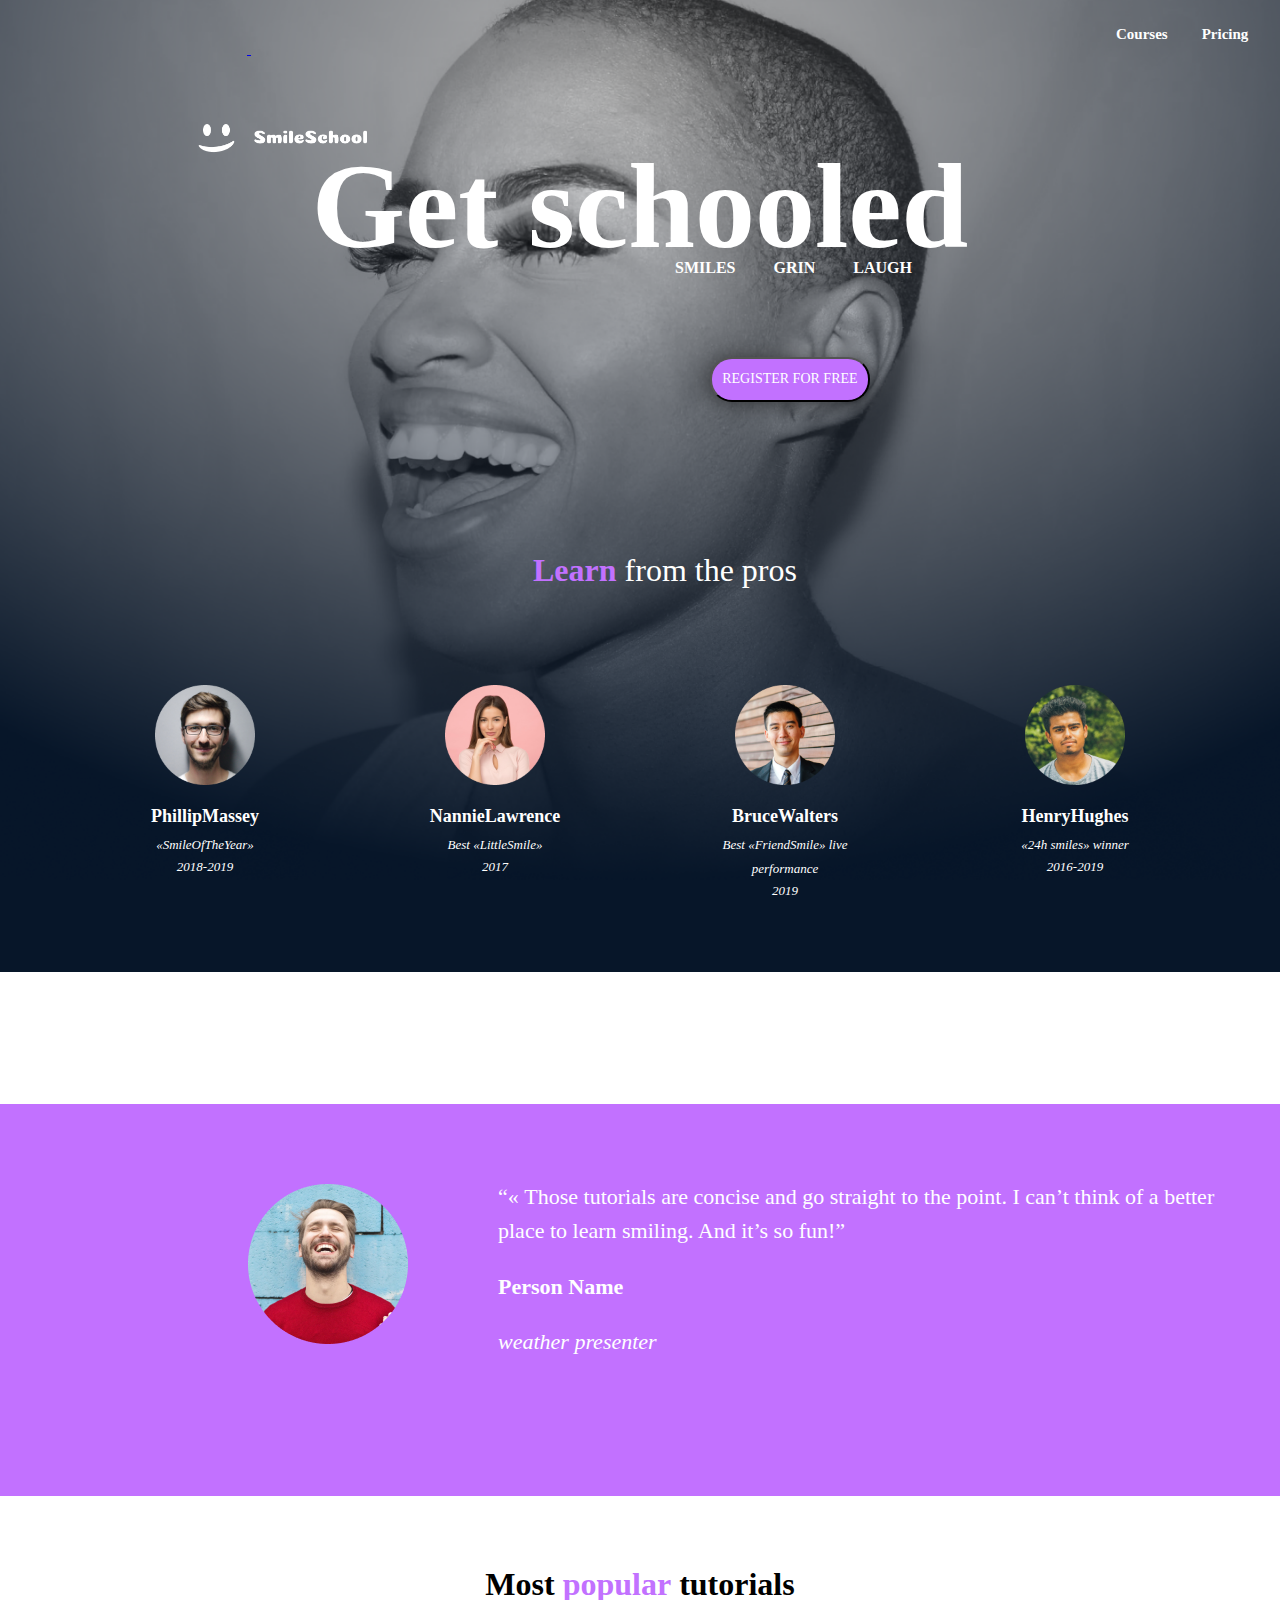
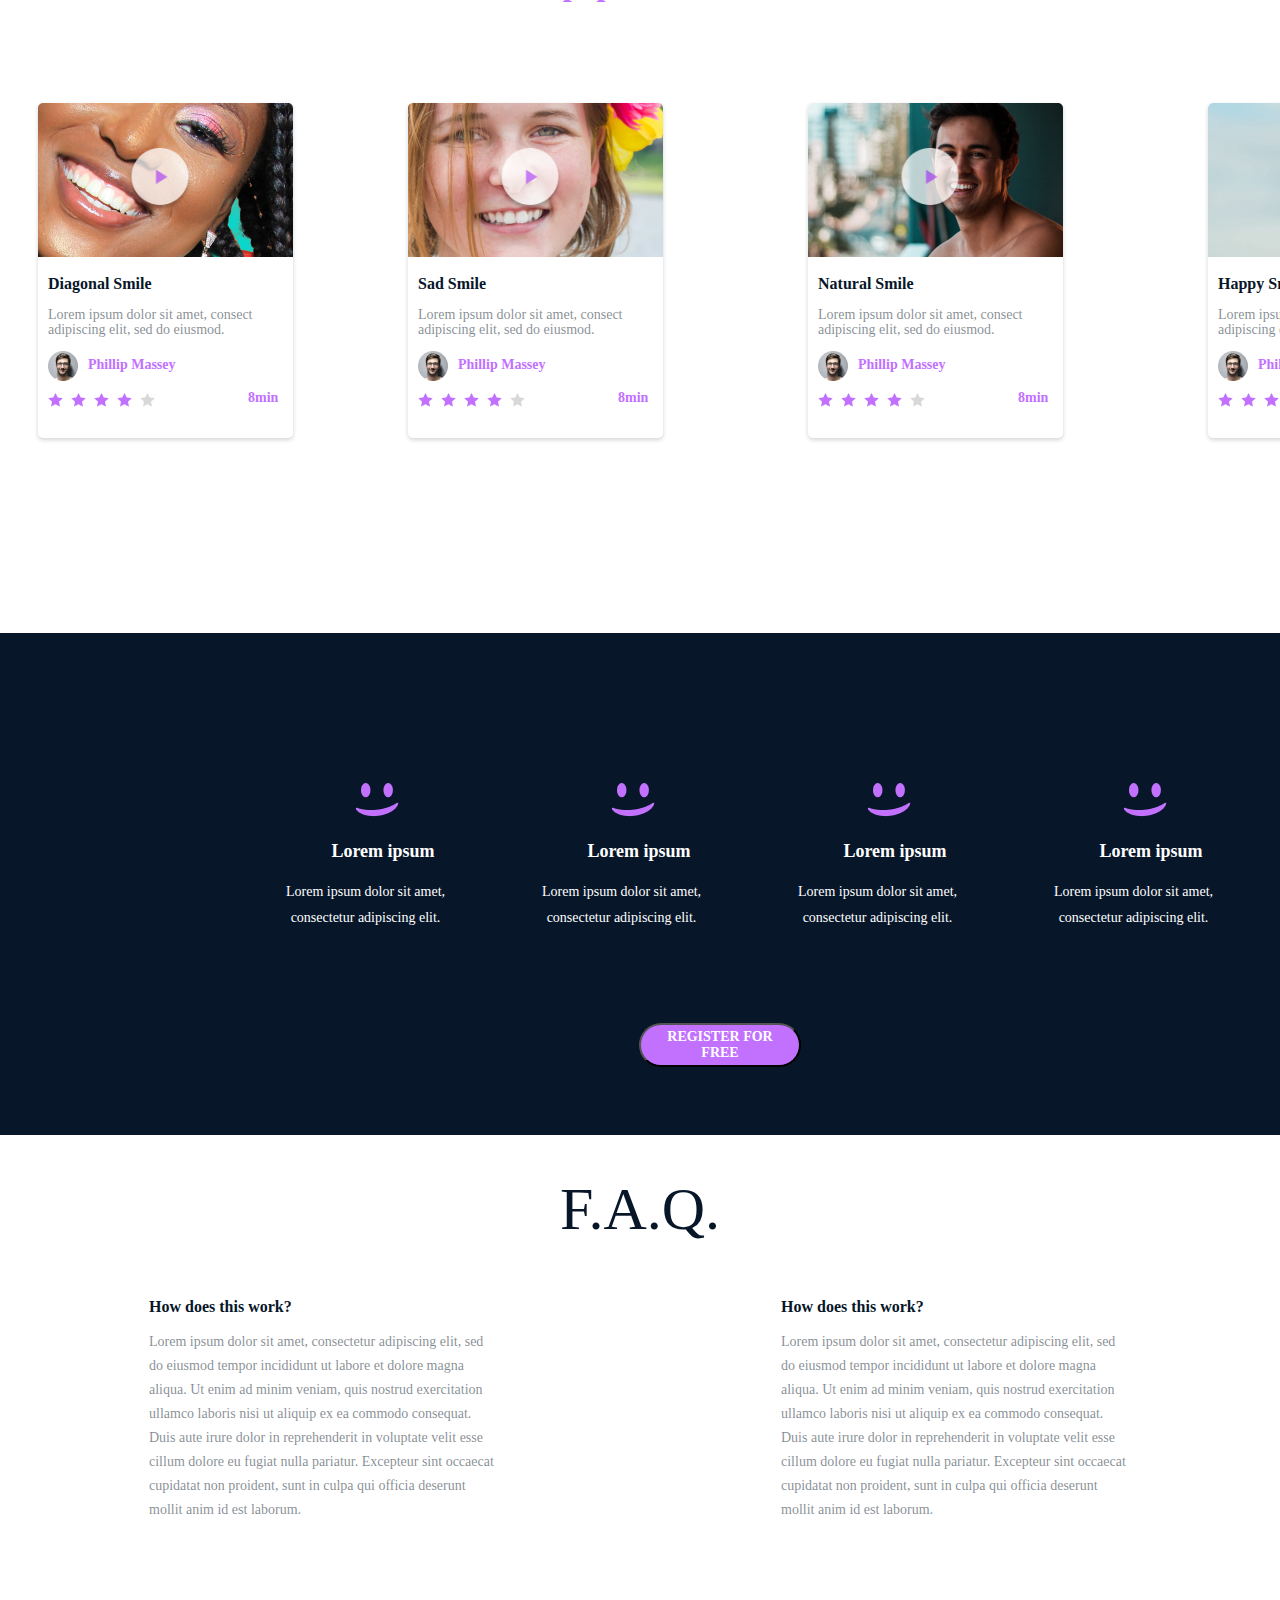
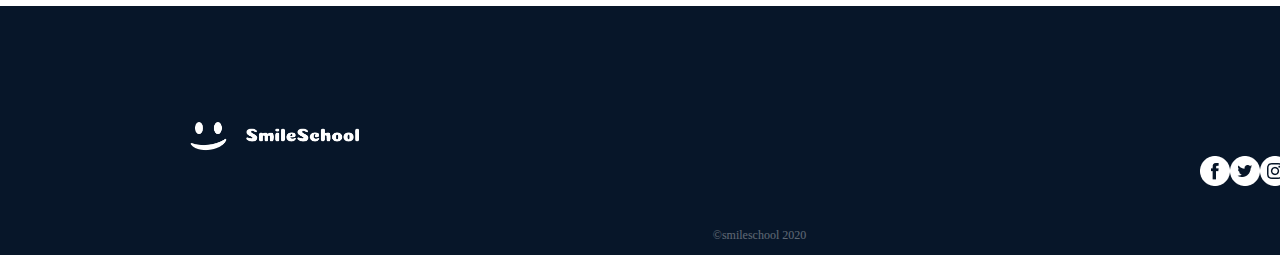
<file: css_advanced/index.html>
<!DOCTYPE html>
<html lang="en">

<head>
    <meta charset="UTF-8">
    <meta name="viewport" content="width=device-width, initial-scale=1.0">
    <link rel="stylesheet" href="styles.css">
    <title>Holberton school</title>
</head>

<body>

    <!--header-->
    <header>
        <div>
            <a href="#">
                <img class="logos" src="images/logo.png" alt="LOGO">
            </a>
            <!--block of three elements-->
            <a class="links" href="#">Courses</a>
            <a class="links" href="#">Pricing</a>
            <a class="links" href="#">Login</a>
        </div>
    </header>
    <main>

        <!--New section for the banner-->
        <section>
            <div>
                <h1 class="titles">Get schooled</h1>
                <p class="t1">SMILES</p>
                <p class="t1">GRIN</p>
                <p class="t1">LAUGH</p>
                <button class="btn1">REGISTER FOR FREE</button>
            </div>
            <div>
                <div class="flex-container">
                    <h2 class="head2"><span>Learn</span> from the pros</h2>
                </div>
                <div class="person-card">
                    <div class="person">
                        <img src="images/avatar.png" alt="image">
                        <h3 class="name">PhillipMassey</h3>
                        <p class="bestsmile">«SmileOfTheYear»</p>
                        <p class="bestsmile">2018-2019</p>
                    </div>
                    <div class="person">
                        <img src="images/avatar2.png" alt="image">
                        <h3 class="name">NannieLawrence</h3>
                        <p class="bestsmile">Best «LittleSmile»</p>
                        <p class="bestsmile">2017</p>
                    </div>
                    <div class="person">
                        <img src="images/avatar3.png" alt="image">
                        <h3 class="name"> BruceWalters</h3>
                        <p class="bestsmile">Best «FriendSmile» live performance</p>
                        <p class="bestsmile">2019</p>
                    </div>
                    <div class="person">
                        <img src="images/avatar4.png" alt="image">
                        <h3 class="name">HenryHughes</h3>
                        <p class="bestsmile">«24h smiles» winner</p>
                        <p class="bestsmile">2016-2019</p>
                    </div>
                </div>
        </section>

        <!-- New section for the quote -->
        <section class="quote">
            <div>
                <img class="image" src="images/avatar5.png" alt="Image">
            </div>
            <div>
                <!-- Another block with a quote tag, author quote, and text -->
                <blockquote class="text">
                    <q class="ThoseTutorialsAr">« Those tutorials are concise and go straight to the point. I can’t
                        think of a better
                        place to learn smiling. And it’s so fun!</q>
                    <p class="PersonName">Person Name</p>
                    <p class="WeatherPresenter">weather presenter</p>
                </blockquote>
            </div>
        </section>

        <!-- New section for videos list -->
        <section>
            <h1 class="part2">Most <span>popular</span> tutorials</h1>
            <div class="Part2Tutorials">
                <div class="back">
                    <img src="images/preview.png" alt="image">
                    <img class="play" src="images/play.png" alt="image">
                    <h2 class="DiagonalSmile">Diagonal Smile</h2>
                    <p class="text3">Lorem ipsum dolor sit amet, consect adipiscing elit, sed do eiusmod.</p>
                    <div>
                        <img class="avatar6" src="images/avatar6.png" alt="image">
                        <h3 class="PhillipMassey">Phillip Massey</h3>
                        <div>
                            <img class="rating" src="images/rating.png" alt="image">
                            <p class="Min">8min</p>
                        </div>
                    </div>
                </div>
                <div class="back2">
                    <img src="images/preview2.png" alt="image">
                    <img class="play" src="images/play.png" alt="image">
                    <h2 class="DiagonalSmile">Sad Smile</h2>
                    <p class="text3">Lorem ipsum dolor sit amet, consect adipiscing elit, sed do eiusmod.</p>
                    <div>
                        <img class="avatar6" src="images/avatar6.png" alt="image">
                        <h3 class="PhillipMassey">Phillip Massey</h3>
                        <div>
                            <img class="rating" src="images/rating.png" alt="image">
                            <p class="Min">8min</p>
                        </div>
                    </div>
                </div>
                <div class="back3">
                    <img src="images/preview3.png" alt="image">
                    <img class="play" src="images/play.png" alt="image">
                    <h2 class="DiagonalSmile">Natural Smile</h2>
                    <p class="text3">Lorem ipsum dolor sit amet, consect adipiscing elit, sed do eiusmod.</p>
                    <div>
                        <img class="avatar6" src="images/avatar6.png" alt="image">
                        <h3 class="PhillipMassey">Phillip Massey</h3>
                        <div>
                            <img class="rating" src="images/rating.png" alt="image">
                            <p class="Min">8min</p>
                        </div>
                    </div>
                </div>
                <div class="back4">
                    <img src="images/preview4.png" alt="image">
                    <img class="play" src="images/play.png" alt="image">
                    <h2 class="DiagonalSmile">Happy Smile</h2>
                    <p class="text3">Lorem ipsum dolor sit amet, consect adipiscing elit, sed do eiusmod. </p>
                    <div>
                        <img class="avatar6" src="images/avatar6.png" alt="image">
                        <h3 class="PhillipMassey">Phillip Massey</h3>
                        <div>
                            <img class="rating" src="images/rating.png" alt="image">
                            <p class="Min">8min</p>
                        </div>
                    </div>
                </div>
            </div>
        </section>

        <!-- New section for Membership-->
        <section>
            <h1 class="member"><span>Free</span> membership</h1>
            <div class="Part3FreeMembership">
                <div class="details">
                    <img class="smile" src="images/smile.png" alt="image">
                    <h2 class="head3">Lorem ipsum</h2>
                    <p class="text4">Lorem ipsum dolor sit amet, consectetur adipiscing elit.</p>
                </div>
                <div class="details">
                    <img class="smile" src="images/smile.png" alt="image">
                    <h2 class="head3">Lorem ipsum</h2>
                    <p class="text4">Lorem ipsum dolor sit amet, consectetur adipiscing elit.</p>
                </div>
                <div class="details">
                    <img class="smile" src="images/smile.png" alt="image">
                    <h2 class="head3">Lorem ipsum</h2>
                    <p class="text4">Lorem ipsum dolor sit amet, consectetur adipiscing elit.</p>
                </div>
                <div class="details">
                    <img class="smile" src="images/smile.png" alt="image">
                    <h2 class="head3">Lorem ipsum</h2>
                    <p class="text4">Lorem ipsum dolor sit amet, consectetur adipiscing elit.</p>
                </div>
                <button class="btn2">
                    REGISTER FOR FREE
                </button>
            </div>
        </section>

        <!-- New section for FAQ-->
        <section>
            <h1 class="faq">F.A.Q.</h1>
            <div class="FAQ">
                <div>
                    <h2 class="HowDoesThisWork">How does this work?</h2>
                    <p class="LoremIpsumDolorSi">Lorem ipsum dolor sit amet, consectetur adipiscing elit, sed do eiusmod tempor incididunt ut labore et dolore magna aliqua. Ut enim ad minim veniam, quis nostrud exercitation ullamco laboris nisi ut aliquip ex ea commodo consequat. Duis aute irure dolor in reprehenderit in voluptate velit esse cillum dolore eu fugiat nulla pariatur. Excepteur sint occaecat cupidatat non proident, sunt in culpa qui officia deserunt mollit anim id est laborum.</p>
                </div>
                <div>
                    <h2 class="HowDoesThisWork">How does this work?</h2>
                    <p class="LoremIpsumDolorSi">Lorem ipsum dolor sit amet, consectetur adipiscing elit, sed do eiusmod tempor incididunt ut labore et dolore magna aliqua. Ut enim ad minim veniam, quis nostrud exercitation ullamco laboris nisi ut aliquip ex ea commodo consequat. Duis aute irure dolor in reprehenderit in voluptate velit esse cillum dolore eu fugiat nulla pariatur. Excepteur sint occaecat cupidatat non proident, sunt in culpa qui officia deserunt mollit anim id est laborum.</p>
                </div>
            </div>
        </section>
    </main>
    <!--footer-->
    <footer>
        <div class="footer">
            <img class="logos" src="images/logo.png" alt="image">
            <div class="share">
                <a href="logo">
                    <img src="images/Facebook_White.png" alt="facebook">
                </a>
                <a href="logo">
                    <img src="images/Twitter_White.png" alt="twitter">
                </a>
                <a href="logo">
                    <img src="images/Instagram_White.png" alt="instgram">
                </a>
            </div>
            <p class="smileschool">©smileschool 2020</p>
        </div>
    </footer>
</body>

</html>
</file>
<file: css_advanced/styles.css>
body{
    background-image: url('images/background.png');
    background-repeat: no-repeat;
    background-size: contain;
}


.logos {
    width: 15%;
    margin-left: 70px;
    margin-top: 16px;
    position: relative;
    cursor: pointer;
}

.links {
    color: white;
    font-size: 15px;
    font-weight: 700;
    font-family: 'Source Sans Pro';
    text-decoration: none;
    position: relative;
    left: 850px;
    padding: 15px;
    bottom: 15px;
    overflow-x: hidden;
    cursor: pointer;
}

.titles {
    text-align: center;
    color: white;
    font-size: 120px;
    font-family: 'Source Sans Pro';
    font-weight: 700;
    word-wrap: break-word;
}

.t1{
    text-align: center;
    color: white;
    position: relative;
    bottom: 80px;
    display: inline;
    left: 650px;
    margin: 17px;
    font-weight: 700;
    bottom: 110px;
}

.btn1 {
    width: 160px;
    height: 45px;
    position: relative;
    box-shadow: 0px 2px 20px rgba(0, 0, 0, 0.50);
    background: #C271FF;
    border-radius: 22px;
    color: white;
    font-size: 14px;
    font-family: 'Source Sans Pro';
    cursor: pointer;
    left: 427px;
}

.head2 span{
    color: #C271FF;
    font-size: 32px;
    font-family: 'Source Sans Pro';
    font-weight: 700;
}


.flex-container {
    display: flex;
    justify-content: center;
}

.head2 {
    color: white;
    font-size: 32px;
    font-family: 'Source Sans Pro';
    font-weight: 300;
    position: relative;
    justify-content: center;
    margin-top: 150px;
    margin-left: 50px;
}

.person-card {
    display: flex;
    justify-content: center;
}
  
.person {
   text-align: center;
    margin: 70px;
  }
  
.person img {
    display: block;
    max-width: 100px;
    margin: 0 auto;
}

.name {
    color: white;
    font-size: 18px;
    font-family: 'Source Sans Pro'; 
    font-weight: 900; 
    line-height: 27px;
}

.bestsmile {
    width: 150px;
    text-align: center;
    color: white;
    font-size: 13px;
    font-family: 'Source Sans Pro';
    font-style: italic;
    font-weight: 400;
    line-height: 24px;
    word-wrap: break-word;
    margin-top: -15px;
}


.quote {
    position: relative;
    width: 1521px;
    height: 392px;
    left: -10px;
    background: #C271FF;
    margin-top: 118px;
}

.image {
    left: 250px; 
    top: 80px;
    position: absolute;

}

.text {
    width: 730px;
    height: 158px;
    margin-left: 500px;
    position: absolute;
    top: 60px;
}

.ThoseTutorialsAr {
    width: 730px;
    color: white;
    font-size: 22px;
    font-family: 'Source Sans Pro';
    font-weight: 400;
    line-height: 33.60px;
    word-wrap: break-word;
}

.PersonName {
    color: white;
    font-size: 22px;
    font-family: 'Source Sans Pro';
    font-weight: 700;
    line-height: 33.60px;
    word-wrap: break-word;
}

.WeatherPresenter {
    color: white;
    font-size: 22px;
    font-family: 'Source Sans Pro';
    font-style: italic;
    font-weight: 400;
    line-height: 33.60px;
    word-wrap: break-word"
}

/* part 2*/

.Part2Tutorials {
    width: 1228px;
    height: 450px;
    position: relative;
}

.part2 {
    text-align: center;
    margin-bottom: 100px;
    margin-top: 70px;
}

.part2  span{
    color: #C271FF;
    font-size: 32px;
    font-family: Source Sans Pro;
    font-weight: 700;
    word-wrap: break-word;
}

.back {
    width: 255px;
    height: 335px;
    top: 0px;
    left: 30px;
    position: absolute;
    background: white;
    box-shadow: 0px 2px 4px rgba(7, 22, 41, 0.18);
    border-radius: 5px;
}

.back2 {
    width: 255px;
    height: 335px;
    left: 400px;
    top: 0px;
    position: absolute;
    background: white;
    box-shadow: 0px 2px 4px rgba(7, 22, 41, 0.18);
    border-radius: 5px;
}

.back3 {
    width: 255px;
    height: 335px;
    left: 800px;
    top: 0px;
    position: absolute;
    background: white;
    box-shadow: 0px 2px 4px rgba(7, 22, 41, 0.18);
    border-radius: 5px;
}

.back4 {
    width: 255px;
    height: 335px;
    left: 1200px;
    overflow-x: hidden;
    top: 0px;
    position: absolute;
    background: white;
    box-shadow: 0px 2px 4px rgba(7, 22, 41, 0.18);
    border-radius: 5px;
}

.PhillipMassey {
    color: #C271FF;
    font-size: 14px;
    font-family: 'Source Sans Pro';
    font-weight: 600;
    line-height: 28px;
    word-wrap: break-word;
    margin-left: 50px;
}

.avatar6 {
    width: 30px;
    height: 30px;
    left: 10px;
    position: absolute;
}

.text3 {
    width: 242px;
    color: rgba(7, 22, 41, 0.50);
    font-size: 14px;
    font-family: 'Source Sans Pro'; 
    font-weight: 400;
    line-height: 15px;
    word-wrap: break-word;
    position: relative;
    left: 10px;
}

.DiagonalSmile {
    color: #071629;
    font-size: 16px;
    font-family: 'Source Sans Pro';
    font-weight: 700;
    position: relative;
    left: 10px;
    word-wrap: break-word;
}

.Min {
    position: relative;
    left: 210px;
    color: #C271FF;
    font-size: 14px;
    font-family: 'Source Sans Pro';
    font-weight: 600;
    line-height: 10px;
    word-wrap: break-word;
}

.rating {
    left: 10px;
    position: absolute;
}

.play {
    width: 64px;
    height: 64px;
    left: 90px;
    top: 45px;
    position: absolute;
    opacity: 0.86;
}

/*Part3FreeMembership*/

.Part3FreeMembership {
    width: 1520px;
    height: 502px;
    background: #071629;
    display: flex;
    justify-content: center;
    position: relative;
    left: -10px;
}

.member {
    text-align: center;
    color: white;
    font-size: 32px;
    font-family: 'Source Sans Pro';
    font-weight: 300;
    word-wrap: break-word;
    position: relative;
    bottom: -70px;
}   

.member span {
    color: #C271FF;
    font-size: 32px;
    font-family: 'Source Sans Pro';
    font-weight: 700;
    word-wrap: break-word;
}

.details {
    position: relative;
    top: 150px;
    right: -90px;
}

.text4 {
    width: 221px;
    text-align: center; 
    color: white; 
    font-size: 14px; 
    font-family: 'Source Sans Pro'; 
    font-weight: 400; 
    line-height: 26px; 
    word-wrap: break-word;
}

.head3 {
    width: 256px; 
    text-align: center; 
    color: white; 
    font-size: 18px; 
    font-family: 'Source Sans Pro'; 
    font-weight: 600; 
    line-height: 26px;
     word-wrap: break-word;
}

.smile {
    position: relative;
    left: 100px;
}

.btn2 {
    width: 162px;
    height: 44px; 
    left: 0px; 
    top: 0px; 
    position: absolute; 
    background: #C271FF; 
    border-radius: 22px;
    position: relative;
    top: 390px;
    left: -550px;
    color: white;
    font-size: 14px;
    font-family: 'Source Sans Pro';
    font-weight: 600;
    cursor: pointer;
}

.faq {
    text-align: center;
    color: #071629;
    font-size: 60px;
    font-family: 'Source Sans Pro';
    font-weight: 300;
    word-wrap: break-word;
}

.HowDoesThisWork {
    color: #071629;
    font-size: 16px;
    font-family: 'Source Sans Pro';
    font-weight: 700;
     word-wrap: break-word;
}

.LoremIpsumDolorSi {
    width: 350px;
    color: rgba(7, 22, 41, 0.50);
    font-size: 14px; font-family: 'Source Sans Pro';
    font-weight: 400;
    line-height: 24px;
    word-wrap: break-word;
}

.FAQ {
    display: flex;
    justify-content: space-around;
}

.footer {
    width: 1519px;
    margin-top: 70px;
    height: 249px; 
    left: 0px; 
    position: absolute; 
    background: #071629;
}

.logos {
    width: 169px;
    height: 30px;
    position: relative;
    top: 100px;
    left: 120px;
}

.share {
    display: flex;
    width: 30px;
    height: 30px;
    left: 1200px;
    top: 150px;
    position: absolute;
}

.smileschool {
    opacity: 0.35;
    color: white;
    font-size: 12px;
    font-family: 'Source Sans Pro';
    font-weight: 400;
    word-wrap: break-word;
    text-align: center;
    position: relative;
    top: 160px;
}
</file>
